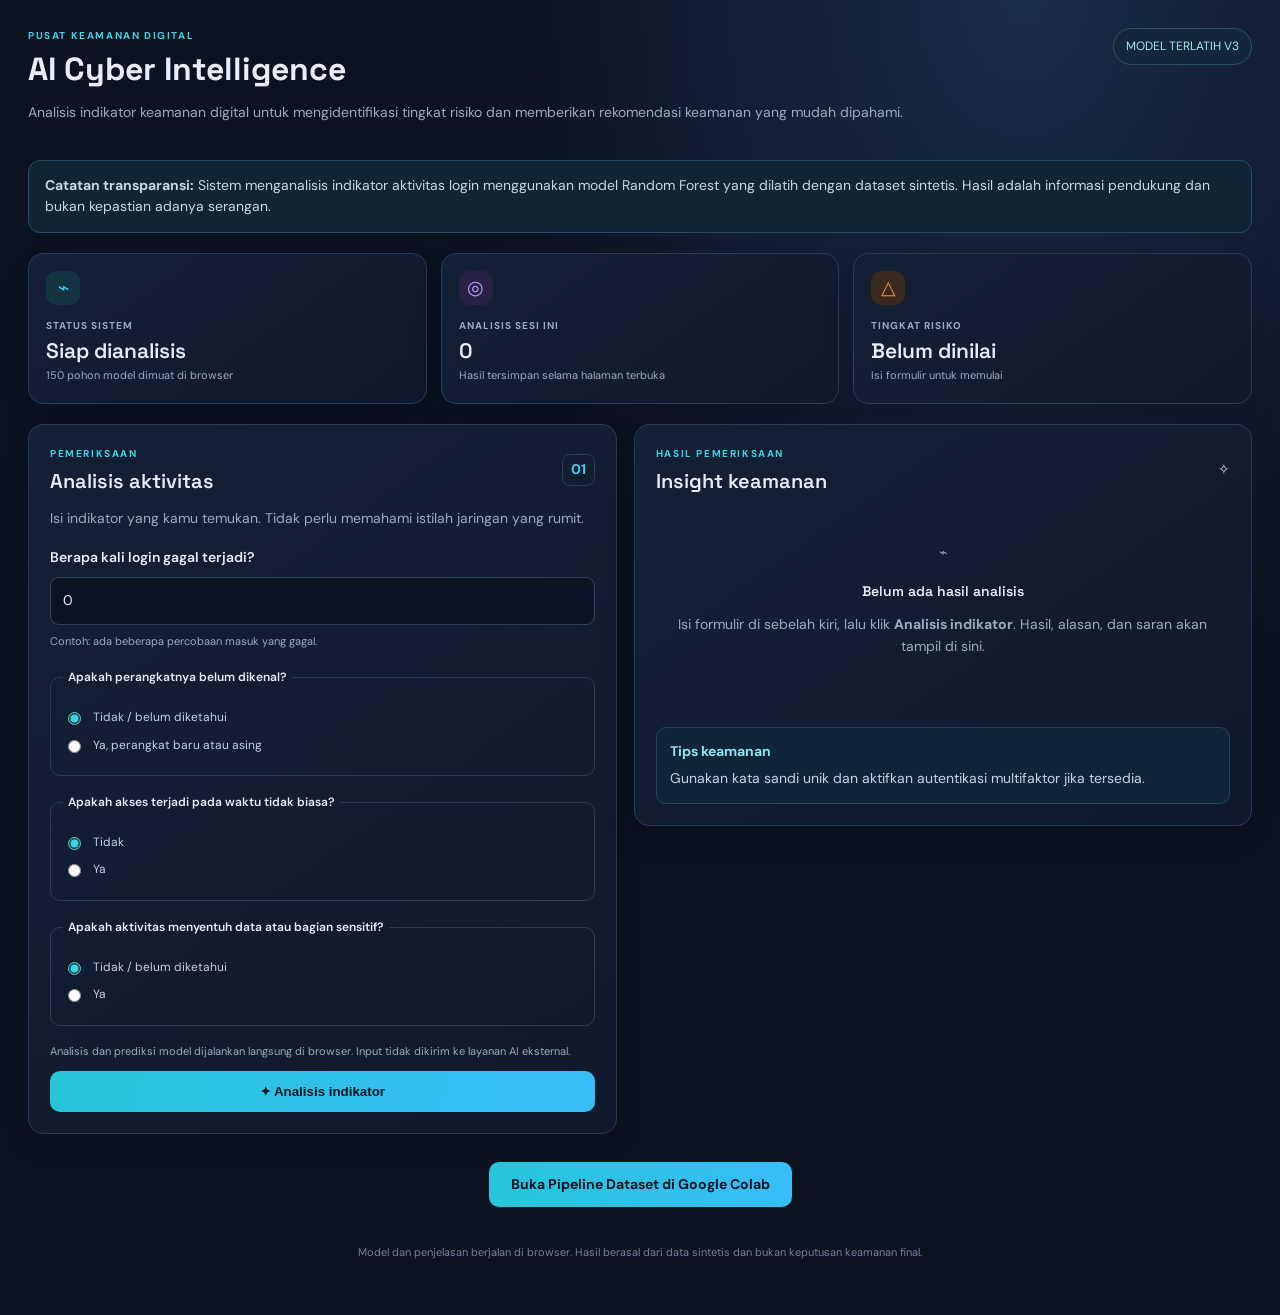
<file: docs/index.html>
<!doctype html>
<html lang="id">
<head>
  <meta charset="utf-8">
  <meta name="viewport" content="width=device-width, initial-scale=1">
  <meta name="description" content="Analisis indikator keamanan digital dengan model Random Forest dan rekomendasi keamanan.">
  <title>AI Cyber Intelligence</title>
  <link rel="stylesheet" href="style.css">
  <script src="app-v3-final.js" defer></script>
</head>
<body>
<div class="layout">
  <main class="main main-full">
    <header class="topbar">
      <div>
        <p class="eyebrow">PUSAT KEAMANAN DIGITAL</p>
        <h1>AI Cyber Intelligence</h1>
        <p class="muted">Analisis indikator keamanan digital untuk mengidentifikasi tingkat risiko dan memberikan rekomendasi keamanan yang mudah dipahami.</p>
      </div>
      <div class="pill" id="model-status" role="status">MODEL TERLATIH V3</div>
    </header>

    <section class="notice">
      <strong>Catatan transparansi:</strong>
      Sistem menganalisis indikator aktivitas login menggunakan model Random Forest
      yang dilatih dengan dataset sintetis. Hasil adalah informasi pendukung dan
      bukan kepastian adanya serangan.
    </section>

    <section class="stats" aria-label="Ringkasan analisis">
      <article class="stat">
        <span class="stat-icon cyan">⌁</span>
        <p>STATUS SISTEM</p>
        <h2 id="system-status">Memuat model</h2>
        <small id="system-caption">Menyiapkan analisis lokal</small>
      </article>
      <article class="stat">
        <span class="stat-icon purple">◎</span>
        <p>ANALISIS SESI INI</p>
        <h2 id="analysis-count">0</h2>
        <small>Hasil tersimpan selama halaman terbuka</small>
      </article>
      <article class="stat">
        <span class="stat-icon orange">△</span>
        <p>TINGKAT RISIKO</p>
        <h2 id="summary-level">Belum dinilai</h2>
        <small id="summary-score">Isi formulir untuk memulai</small>
      </article>
    </section>

    <div class="content-grid">
      <section class="panel">
        <div class="section-head">
          <div>
            <p class="eyebrow">PEMERIKSAAN</p>
            <h2>Analisis aktivitas</h2>
          </div>
          <span class="number">01</span>
        </div>
        <p class="muted">Isi indikator yang kamu temukan. Tidak perlu memahami istilah jaringan yang rumit.</p>

        <form id="analysis-form">
          <label for="failed-logins">Berapa kali login gagal terjadi?</label>
          <input id="failed-logins" name="failed_logins" type="number" min="0" max="100000" value="0" required>
          <small class="hint">Contoh: ada beberapa percobaan masuk yang gagal.</small>

          <fieldset>
            <legend>Apakah perangkatnya belum dikenal?</legend>
            <label class="choice"><input type="radio" name="unknown_device" value="no" checked> Tidak / belum diketahui</label>
            <label class="choice"><input type="radio" name="unknown_device" value="yes"> Ya, perangkat baru atau asing</label>
          </fieldset>

          <fieldset>
            <legend>Apakah akses terjadi pada waktu tidak biasa?</legend>
            <label class="choice"><input type="radio" name="unusual_time" value="no" checked> Tidak</label>
            <label class="choice"><input type="radio" name="unusual_time" value="yes"> Ya</label>
          </fieldset>

          <fieldset>
            <legend>Apakah aktivitas menyentuh data atau bagian sensitif?</legend>
            <label class="choice"><input type="radio" name="sensitive_access" value="no" checked> Tidak / belum diketahui</label>
            <label class="choice"><input type="radio" name="sensitive_access" value="yes"> Ya</label>
          </fieldset>

          <p class="hint">Analisis dan prediksi model dijalankan langsung di browser. Input tidak dikirim ke layanan AI eksternal.</p>
          <button id="analyze-button" type="submit" disabled>✦ Analisis indikator</button>
          <div class="error" id="analysis-error" role="alert" hidden></div>
        </form>
      </section>

      <section class="panel result-panel" aria-live="polite">
        <div class="section-head">
          <div>
            <p class="eyebrow">HASIL PEMERIKSAAN</p>
            <h2>Insight keamanan</h2>
          </div>
          <span class="spark">✧</span>
        </div>

        <div id="empty-result">
          <div class="empty">
            <div class="empty-icon">⌁</div>
            <h3>Belum ada hasil analisis</h3>
            <p>Isi formulir di sebelah kiri, lalu klik <strong>Analisis indikator</strong>. Hasil, alasan, dan saran akan tampil di sini.</p>
          </div>
          <div class="mini-tip">
            <strong>Tips keamanan</strong>
            <p>Gunakan kata sandi unik dan aktifkan autentikasi multifaktor jika tersedia.</p>
          </div>
        </div>

        <div id="result-content" hidden>
          <div class="risk" id="risk-card">
            <span>TINGKAT RISIKO</span>
            <h2 id="risk-level"></h2>
            <p id="risk-title"></p>
            <div class="meter"><span id="risk-meter"></span></div>
            <small id="risk-score"></small>
          </div>

          <h3>Probabilitas tiga kelas</h3>
          <p class="muted small">Nilai dihitung dari inferensi Random Forest pada input ini.</p>
          <div class="prob-chart" id="probabilities"></div>

          <h3>Indikator yang dianalisis</h3>
          <ul id="indicator-list"></ul>
          <h3>Kenapa ditandai?</h3>
          <ul id="reasons-list"></ul>
          <h3>Saran berikutnya</h3>
          <ul id="recommendations-list"></ul>

          <div class="ai-analysis">
            <div class="ai-analysis-heading"><h3>AI Analyst</h3></div>
            <div class="ai-badges">
              <div class="ai-badge"><span class="ai-agent">Agent: AI Cyber Intelligence Analyst</span></div>
              <div class="ai-badge"><span class="ai-model">AI: GPT-4</span></div>
            </div>
            <p id="explanation"></p>
          </div>
        </div>
      </section>
    </div>
    <section class="pipeline-link">
      <a class="pipeline-button"
         href="https://colab.research.google.com/drive/1qNHc-e5Ps7eYPS-8_GMR__p48A3f5uqt?usp=sharing"
         target="_blank"
         rel="noopener noreferrer">
        Buka Pipeline Dataset di Google Colab
      </a>
    </section>
    <footer>Model dan penjelasan berjalan di browser. Hasil berasal dari data sintetis dan bukan keputusan keamanan final.</footer>
  </main>
</div>
</body>
</html>
</file>
<file: docs/style.css>
@import url('https://fonts.googleapis.com/css2?family=DM+Sans:wght@400;500;600;700&family=Space+Grotesk:wght@500;600;700&display=swap');

:root{--bg:#0b1220;--panel:#111d30;--line:#293b55;--text:#e7eef9;--muted:#9bacbf;--cyan:#39d5e8;--green:#34d399;--amber:#fbbf24;--red:#fb7185}
*{box-sizing:border-box}
html{scroll-behavior:smooth}
body{margin:0;background:radial-gradient(ellipse at 80% 0,#192c49,transparent 38%),var(--bg);color:var(--text);font:14px/1.55 'DM Sans',sans-serif}
.layout{min-height:100vh}
.main{padding:28px;max-width:1600px;margin:0 auto}
.main-full{margin:0 auto}
.topbar{display:flex;justify-content:space-between;gap:18px;margin-bottom:22px}
.eyebrow{font-size:10px;letter-spacing:1.6px;color:var(--cyan);font-weight:700;margin:0 0 6px}
.topbar h1{font:700 32px/1.2 'Space Grotesk',sans-serif;margin:0 0 8px}
.muted{color:var(--muted)}
.pill{white-space:nowrap;height:max-content;background:#14263a;border:1px solid #2d5266;border-radius:99px;padding:8px 12px;color:#a9e8ee;font-size:12px}
.notice{padding:14px 16px;border:1px solid #245165;background:#102433;border-radius:12px;margin-bottom:20px;color:#c4d9e6}
.warning{border-color:#6c552a;background:#2a2113;color:#f7dfae;margin-top:18px}
.stats{display:grid;grid-template-columns:repeat(3,1fr);gap:14px;margin-bottom:20px}
.stat,.panel{background:linear-gradient(145deg,#142035,#0f192b);border:1px solid var(--line);border-radius:15px;box-shadow:0 12px 32px #0002}
.stat{padding:17px}
.stat p{font-size:10px;letter-spacing:1px;color:var(--muted);font-weight:700;margin:13px 0 4px}
.stat h2{font:600 21px 'Space Grotesk',sans-serif;margin:0;overflow-wrap:anywhere}
.stat small,.small,.hint{font-size:11px;color:var(--muted)}
.stat-icon{width:34px;height:34px;display:grid;place-items:center;border-radius:10px;font-size:19px}
.cyan{background:#12333f;color:var(--cyan)}
.purple{background:#282144;color:#b9a4ff}
.orange{background:#38291d;color:#fb923c}
.content-grid{display:grid;grid-template-columns:1fr 1.05fr;gap:17px;align-items:start}
.panel{padding:21px;margin-bottom:20px;min-width:0}
.section-head{display:flex;justify-content:space-between;align-items:center;gap:12px;margin-bottom:10px}
.section-head h2{font:600 20px 'Space Grotesk',sans-serif;margin:0}
.number{border:1px solid var(--line);border-radius:8px;padding:4px 8px;color:var(--cyan);font-weight:700}
form{margin-top:18px}
label,legend{font-weight:600}
input[type=number]{width:100%;margin:8px 0 5px;background:#0b1424;border:1px solid #30435f;color:var(--text);border-radius:9px;padding:12px;font:inherit}
fieldset{border:1px solid #2a3a54;border-radius:10px;margin:17px 0;padding:12px}
legend{padding:0 5px;font-size:12px}
.choice{display:flex;gap:9px;align-items:flex-start;font-weight:400;color:#c3d1e4;margin:9px 0;font-size:12px}
.choice input{accent-color:var(--cyan);margin-top:4px}
button{width:100%;padding:13px;border:0;border-radius:10px;background:linear-gradient(100deg,#26c6da,#38bdf8);color:#061523;font-weight:700;cursor:pointer}
.error{background:#391c2a;border:1px solid #743147;border-radius:10px;padding:12px;color:#fecdd3;margin:12px 0}
.risk{padding:17px;border:1px solid var(--line);border-radius:12px;margin:17px 0 21px;background:#0d1728}
.risk>span{font-size:10px;letter-spacing:1px;color:var(--muted);font-weight:700}
.risk h2{font:700 29px 'Space Grotesk',sans-serif;margin:4px 0}
.risk p{margin:0 0 13px;color:#c3d1e4}
.risk-tinggi h2{color:var(--red)}
.risk-sedang h2{color:var(--amber)}
.risk-rendah h2{color:var(--green)}
.meter,.bar-track{height:9px;background:#26344b;border-radius:99px;overflow:hidden}
.meter span{display:block;height:100%;background:linear-gradient(90deg,#f59e0b,#fb7185);border-radius:99px}
.risk small{display:block;color:var(--muted);margin-top:8px}
.panel h3{font:600 14px 'Space Grotesk',sans-serif;margin:19px 0 8px}
.panel ul{padding-left:20px;color:#c7d4e6}
.panel li{margin:6px 0}
.ai-note,.mini-tip{background:#102537;border:1px solid #23465a;padding:13px;border-radius:10px;margin-top:17px}
.ai-note strong,.mini-tip strong{color:#8ee6ed}
.ai-note p,.mini-tip p{margin:6px 0 0;color:#c4d4e5}
.empty{text-align:center;padding:38px 12px;color:var(--muted)}
.empty h3{color:var(--text)}
.prob-chart{display:grid;gap:13px;margin:13px 0 20px}
.bar-row{margin:11px 0}
.bar-label{display:flex;justify-content:space-between;gap:12px;font-size:12px;margin-bottom:6px}
.bar-label span{color:#c9d6e8;overflow-wrap:anywhere}
.bar-fill{height:100%;min-height:9px;border-radius:99px}
.bar-tinggi{background:linear-gradient(90deg,#e34b69,#fb7185)}
.bar-sedang{background:linear-gradient(90deg,#d97706,#fbbf24)}
.bar-rendah{background:linear-gradient(90deg,#059669,#34d399)}
.bar-feature{background:linear-gradient(90deg,#2686b8,#39d5e8)}
.model-grid{display:grid;grid-template-columns:1fr 1fr;gap:14px;margin-top:16px}
.subpanel{background:#0c1627;border:1px solid #293a53;border-radius:11px;padding:15px;min-width:0}
.subpanel h3{margin-top:0}
.table-wrap{overflow-x:auto}
.matrix{border-collapse:separate;border-spacing:5px;width:100%;font-size:10px;text-align:center}
.matrix th,.matrix td{padding:9px 6px;background:#182840;border-radius:5px;white-space:nowrap}
.matrix th{color:#a9bed8}
.matrix td{font-weight:700}
.metric{color:var(--muted);font-size:12px}
.metric strong{color:var(--green);font-size:17px}
.class-distribution{margin-top:14px}
.notebook-details{margin-top:14px;border:1px solid #293a53;border-radius:11px;overflow:hidden}
.notebook-details summary{cursor:pointer;padding:14px;background:#0c1627;font-weight:700}
.code-cell{border-top:1px solid #293a53}
.code-title{padding:8px 12px;background:#101d31;color:var(--cyan);font-size:11px;font-weight:700}
.code-cell pre{margin:0;padding:13px;overflow:auto;max-height:450px;background:#080f1c;color:#c9e2f8;font-size:11px;line-height:1.55;white-space:pre}
.code-cell code{font-family:Consolas,monospace}
.history-row{display:flex;align-items:center;gap:12px;padding:12px 0;border-bottom:1px solid #24334a}
.history-icon{color:var(--cyan);font-size:20px}
.history-text{flex:1}
.history-text strong,.history-text small{display:block}
.history-text small{color:var(--muted)}
.level-tag{font-size:10px;font-weight:700;border-radius:7px;padding:5px 8px}
.level-tinggi{background:#452033;color:#fda4af}
.level-sedang{background:#45331c;color:#fcd34d}
.level-rendah{background:#123b32;color:#6ee7b7}
.pipeline-link{display:flex;justify-content:center;margin:8px 0 22px}
.pipeline-button{display:inline-block;padding:12px 22px;border-radius:10px;background:linear-gradient(100deg,#26c6da,#38bdf8);color:#061523;font-weight:700;text-decoration:none;text-align:center}
.pipeline-button:hover{filter:brightness(1.1)}
.pipeline-button:focus-visible{outline:2px solid var(--cyan);outline-offset:3px}
.ai-analysis{margin-top:20px;padding:18px;background:#102537;border:1px solid #23465a;border-radius:10px}
.ai-analysis-heading{display:flex;align-items:center;gap:12px}
.ai-analysis h3{margin:0}
.ai-analysis p{margin:12px 0;color:#c4d4e5;line-height:1.7}
.ai-analysis small{color:var(--muted)}
.ai-badges{display:flex;flex-wrap:wrap;align-items:center;gap:8px;margin-top:12px}
.ai-badge{display:inline-flex}
.ai-agent,.ai-model,.ai-status{padding:4px 8px;border-radius:99px;font-size:11px;font-weight:700}
.ai-agent{background:#182840;color:#c9d6e8}
.ai-model{background:#123b32;color:#6ee7b7}
.ai-status{background:#45331c;color:#fcd34d}
.ai-status-active{background:#123b32;color:#6ee7b7}
.ai-caption{display:block;margin-top:12px}
footer{text-align:center;color:#71849f;font-size:11px;padding:15px 0 25px}
code{overflow-wrap:anywhere}
@media(max-width:1000px){.main{padding:20px}.content-grid{grid-template-columns:1fr}.model-grid{grid-template-columns:1fr}}
@media(max-width:680px){.main{margin:0;padding:14px}.topbar{display:block}.pill{display:inline-block;margin-top:12px}.stats{grid-template-columns:1fr}.panel{padding:16px}.section-head h2{font-size:18px}}
</file>
